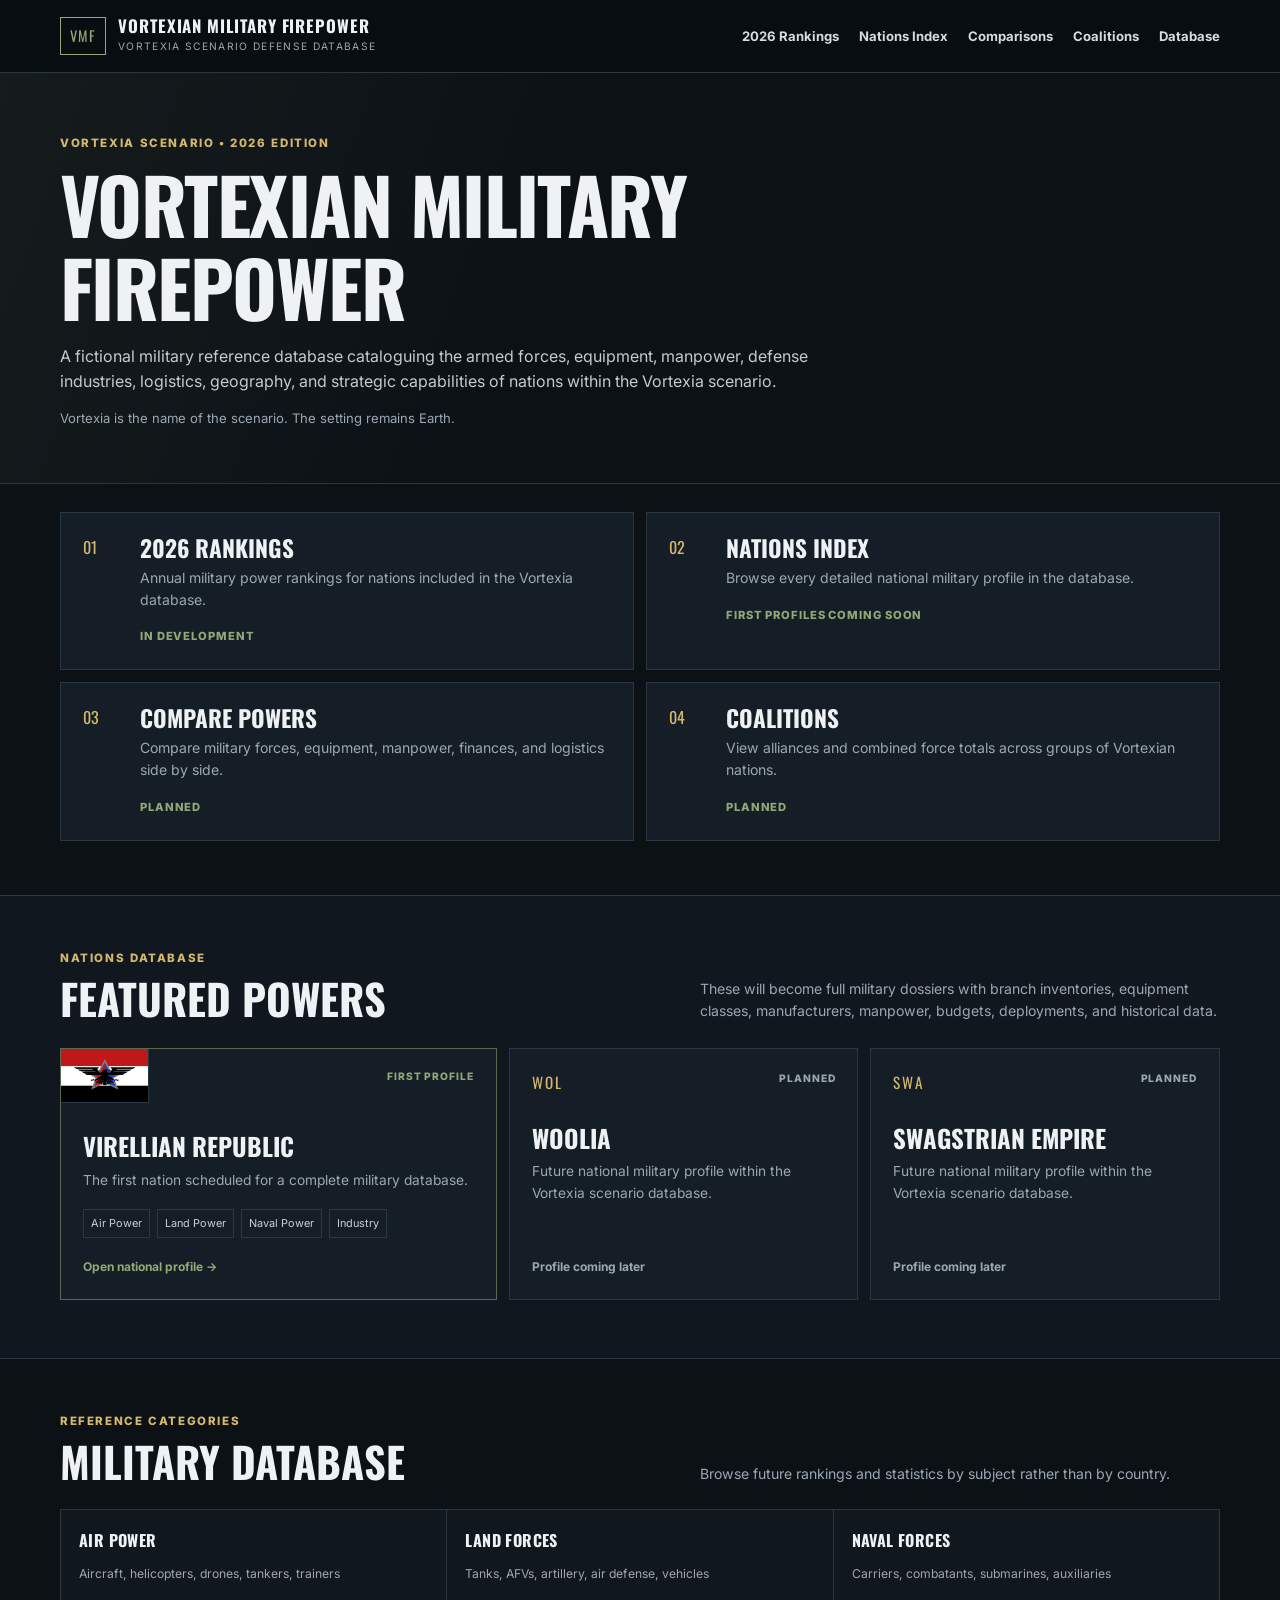
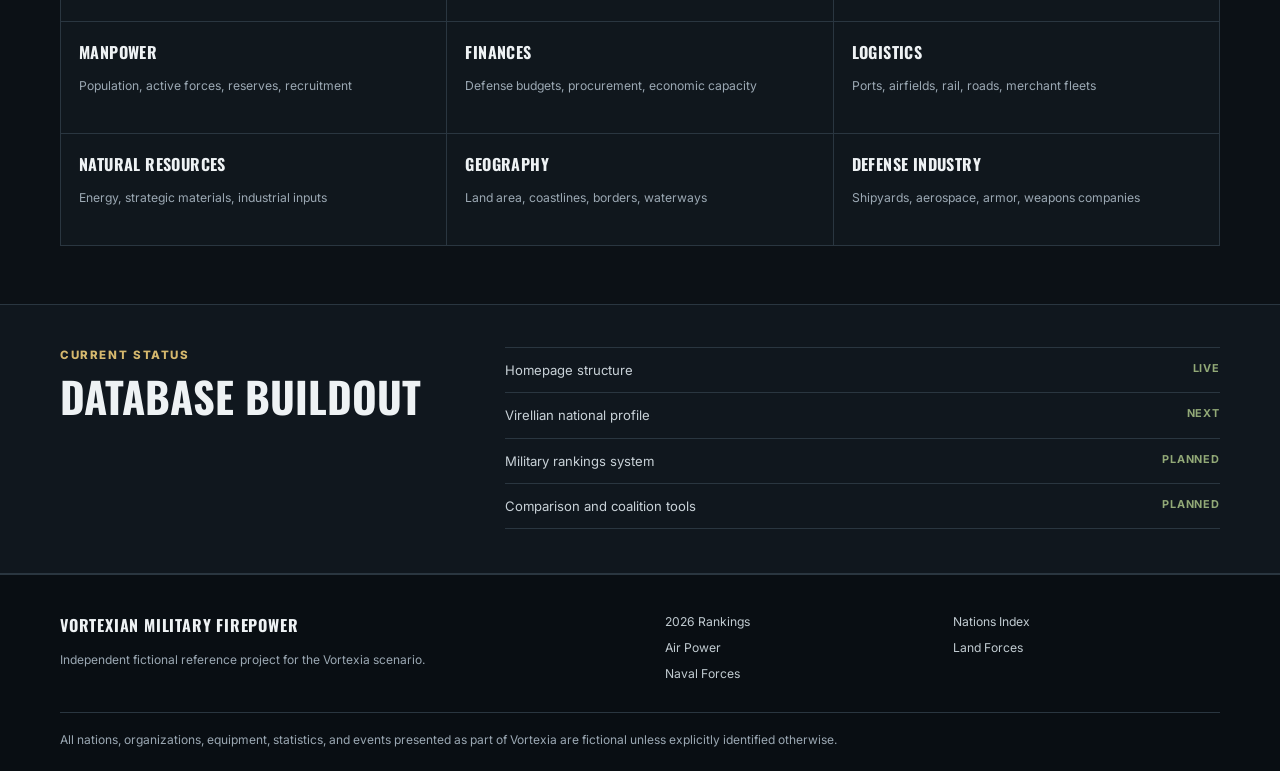
<file: index.html>
<!DOCTYPE html>
<html lang="en">
<head>
  <meta charset="UTF-8">
  <meta name="viewport" content="width=device-width, initial-scale=1.0">
  <meta name="description" content="Vortexian Military Firepower — a fictional military reference database for the Vortexia scenario.">
  <title>Vortexian Military Firepower</title>
  <link rel="preconnect" href="https://fonts.googleapis.com">
  <link rel="preconnect" href="https://fonts.gstatic.com" crossorigin>
  <link href="https://fonts.googleapis.com/css2?family=Inter:wght@400;500;600;700&family=Oswald:wght@500;600;700&display=swap" rel="stylesheet">
  <link rel="stylesheet" href="css/style.css?v=3">
</head>
<body>
  <header class="site-header">
    <div class="header-inner">
      <a class="brand" href="index.html" aria-label="Vortexian Military Firepower home">
        <span class="brand-mark">VMF</span>
        <span class="brand-copy">
          <strong>VORTEXIAN MILITARY FIREPOWER</strong>
          <small>Vortexia Scenario Defense Database</small>
        </span>
      </a>

      <button class="menu-button" type="button" aria-expanded="false" aria-controls="main-nav">Menu</button>

      <nav id="main-nav" class="main-nav" aria-label="Primary navigation">
        <a href="#rankings">2026 Rankings</a>
        <a href="#nations">Nations Index</a>
        <a href="#compare">Comparisons</a>
        <a href="#coalitions">Coalitions</a>
        <a href="#database">Database</a>
      </nav>
    </div>
  </header>

  <main>
    <section class="intro">
      <div class="content-wrap">
        <p class="kicker">VORTEXIA SCENARIO • 2026 EDITION</p>
        <h1>Vortexian Military Firepower</h1>
        <p class="lead">
          A fictional military reference database cataloguing the armed forces, equipment,
          manpower, defense industries, logistics, geography, and strategic capabilities of
          nations within the Vortexia scenario.
        </p>
        <p class="note">
          Vortexia is the name of the scenario. The setting remains Earth.
        </p>
      </div>
    </section>

    <section class="content-wrap quick-links" aria-label="Main database tools">
      <a id="rankings" class="feature-card" href="#featured">
        <span class="feature-number">01</span>
        <div>
          <h2>2026 Rankings</h2>
          <p>Annual military power rankings for nations included in the Vortexia database.</p>
          <span class="status">In development</span>
        </div>
      </a>

      <a id="nations" class="feature-card" href="#featured">
        <span class="feature-number">02</span>
        <div>
          <h2>Nations Index</h2>
          <p>Browse every detailed national military profile in the database.</p>
          <span class="status">First profiles coming soon</span>
        </div>
      </a>

      <a id="compare" class="feature-card" href="#featured">
        <span class="feature-number">03</span>
        <div>
          <h2>Compare Powers</h2>
          <p>Compare military forces, equipment, manpower, finances, and logistics side by side.</p>
          <span class="status">Planned</span>
        </div>
      </a>

      <a id="coalitions" class="feature-card" href="#featured">
        <span class="feature-number">04</span>
        <div>
          <h2>Coalitions</h2>
          <p>View alliances and combined force totals across groups of Vortexian nations.</p>
          <span class="status">Planned</span>
        </div>
      </a>
    </section>

    <section id="featured" class="section-band">
      <div class="content-wrap">
        <div class="section-title">
          <div>
            <p class="kicker">NATIONS DATABASE</p>
            <h2>Featured Powers</h2>
          </div>
          <p>
            These will become full military dossiers with branch inventories, equipment classes,
            manufacturers, manpower, budgets, deployments, and historical data.
          </p>
        </div>

        <div class="nation-grid">
          <article class="nation-card nation-primary">
            <div class="nation-top">
              <span class="nation-flag-wrap">
                <img class="nation-flag" src="assets/flags/virellia.png" alt="Flag of the Virellian Republic" onerror="this.hidden=true;this.nextElementSibling.hidden=false;">
                <span class="nation-code" hidden>VIR</span>
              </span>
              <span class="badge">FIRST PROFILE</span>
            </div>
            <h3>Virellian Republic</h3>
            <p>The first nation scheduled for a complete military database.</p>
            <div class="nation-links">
              <span>Air Power</span>
              <span>Land Power</span>
              <span>Naval Power</span>
              <span>Industry</span>
            </div>
            <a class="card-action" href="countries/virellia/">Open national profile →</a>
          </article>

          <article class="nation-card">
            <div class="nation-top">
              <span class="nation-code">WOL</span>
              <span class="badge subtle">PLANNED</span>
            </div>
            <h3>Woolia</h3>
            <p>Future national military profile within the Vortexia scenario database.</p>
            <span class="card-action muted">Profile coming later</span>
          </article>

          <article class="nation-card">
            <div class="nation-top">
              <span class="nation-code">SWA</span>
              <span class="badge subtle">PLANNED</span>
            </div>
            <h3>Swagstrian Empire</h3>
            <p>Future national military profile within the Vortexia scenario database.</p>
            <span class="card-action muted">Profile coming later</span>
          </article>
        </div>
      </div>
    </section>

    <section id="database" class="content-wrap database-section">
      <div class="section-title compact">
        <div>
          <p class="kicker">REFERENCE CATEGORIES</p>
          <h2>Military Database</h2>
        </div>
        <p>Browse future rankings and statistics by subject rather than by country.</p>
      </div>

      <div class="database-grid">
        <a href="#air-power"><strong>Air Power</strong><span>Aircraft, helicopters, drones, tankers, trainers</span></a>
        <a href="#land-forces"><strong>Land Forces</strong><span>Tanks, AFVs, artillery, air defense, vehicles</span></a>
        <a href="#naval-forces"><strong>Naval Forces</strong><span>Carriers, combatants, submarines, auxiliaries</span></a>
        <a href="#manpower"><strong>Manpower</strong><span>Population, active forces, reserves, recruitment</span></a>
        <a href="#finances"><strong>Finances</strong><span>Defense budgets, procurement, economic capacity</span></a>
        <a href="#logistics"><strong>Logistics</strong><span>Ports, airfields, rail, roads, merchant fleets</span></a>
        <a href="#resources"><strong>Natural Resources</strong><span>Energy, strategic materials, industrial inputs</span></a>
        <a href="#geography"><strong>Geography</strong><span>Land area, coastlines, borders, waterways</span></a>
        <a href="#industry"><strong>Defense Industry</strong><span>Shipyards, aerospace, armor, weapons companies</span></a>
      </div>
    </section>

    <section class="section-band small-band">
      <div class="content-wrap info-row">
        <div>
          <p class="kicker">CURRENT STATUS</p>
          <h2>Database Buildout</h2>
        </div>
        <div class="build-list">
          <div><span>Homepage structure</span><strong>LIVE</strong></div>
          <div><span>Virellian national profile</span><strong>NEXT</strong></div>
          <div><span>Military rankings system</span><strong>PLANNED</strong></div>
          <div><span>Comparison and coalition tools</span><strong>PLANNED</strong></div>
        </div>
      </div>
    </section>
  </main>

  <footer class="site-footer">
    <div class="content-wrap footer-grid">
      <div>
        <strong>VORTEXIAN MILITARY FIREPOWER</strong>
        <p>Independent fictional reference project for the Vortexia scenario.</p>
      </div>
      <div class="footer-links">
        <span>2026 Rankings</span>
        <span>Nations Index</span>
        <span>Air Power</span>
        <span>Land Forces</span>
        <span>Naval Forces</span>
      </div>
    </div>
    <div class="content-wrap disclaimer">
      All nations, organizations, equipment, statistics, and events presented as part of Vortexia are fictional unless explicitly identified otherwise.
    </div>
  </footer>

  <script src="js/main.js?v=2"></script>
</body>
</html>
</file>
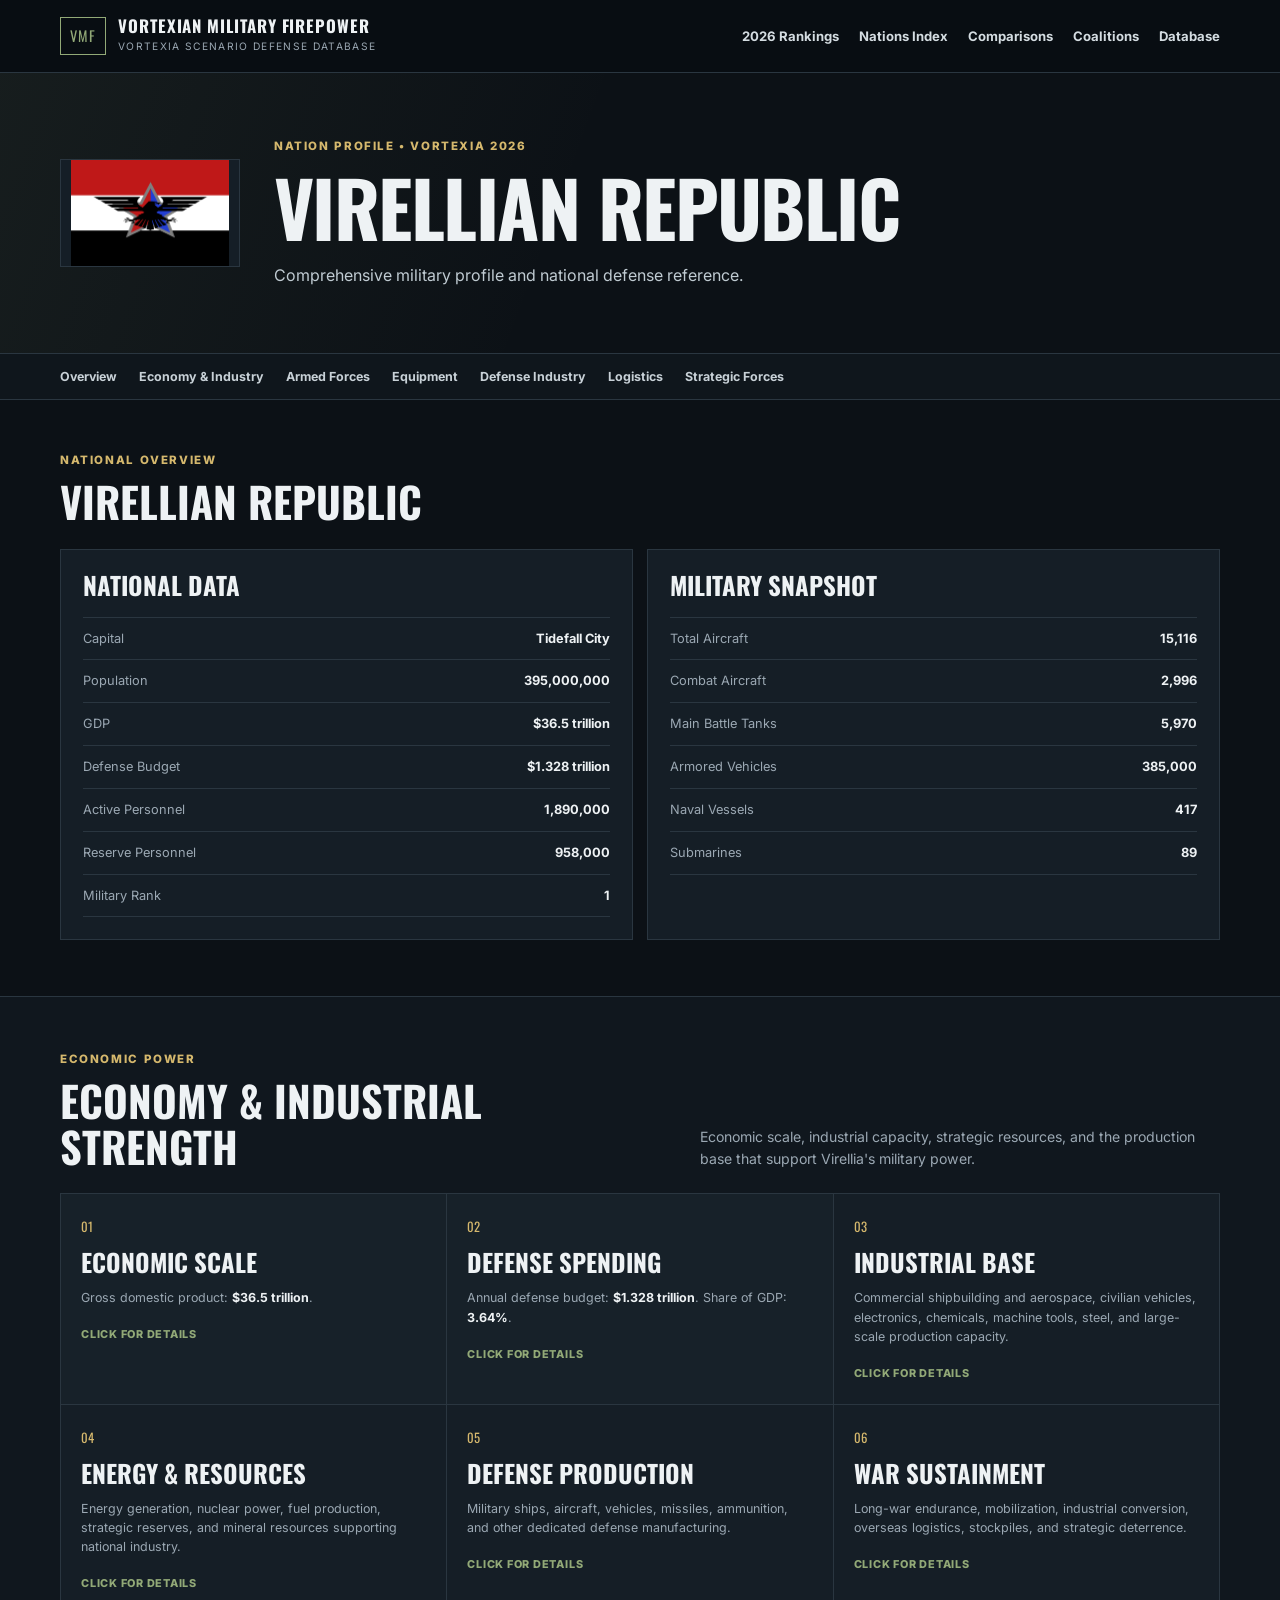
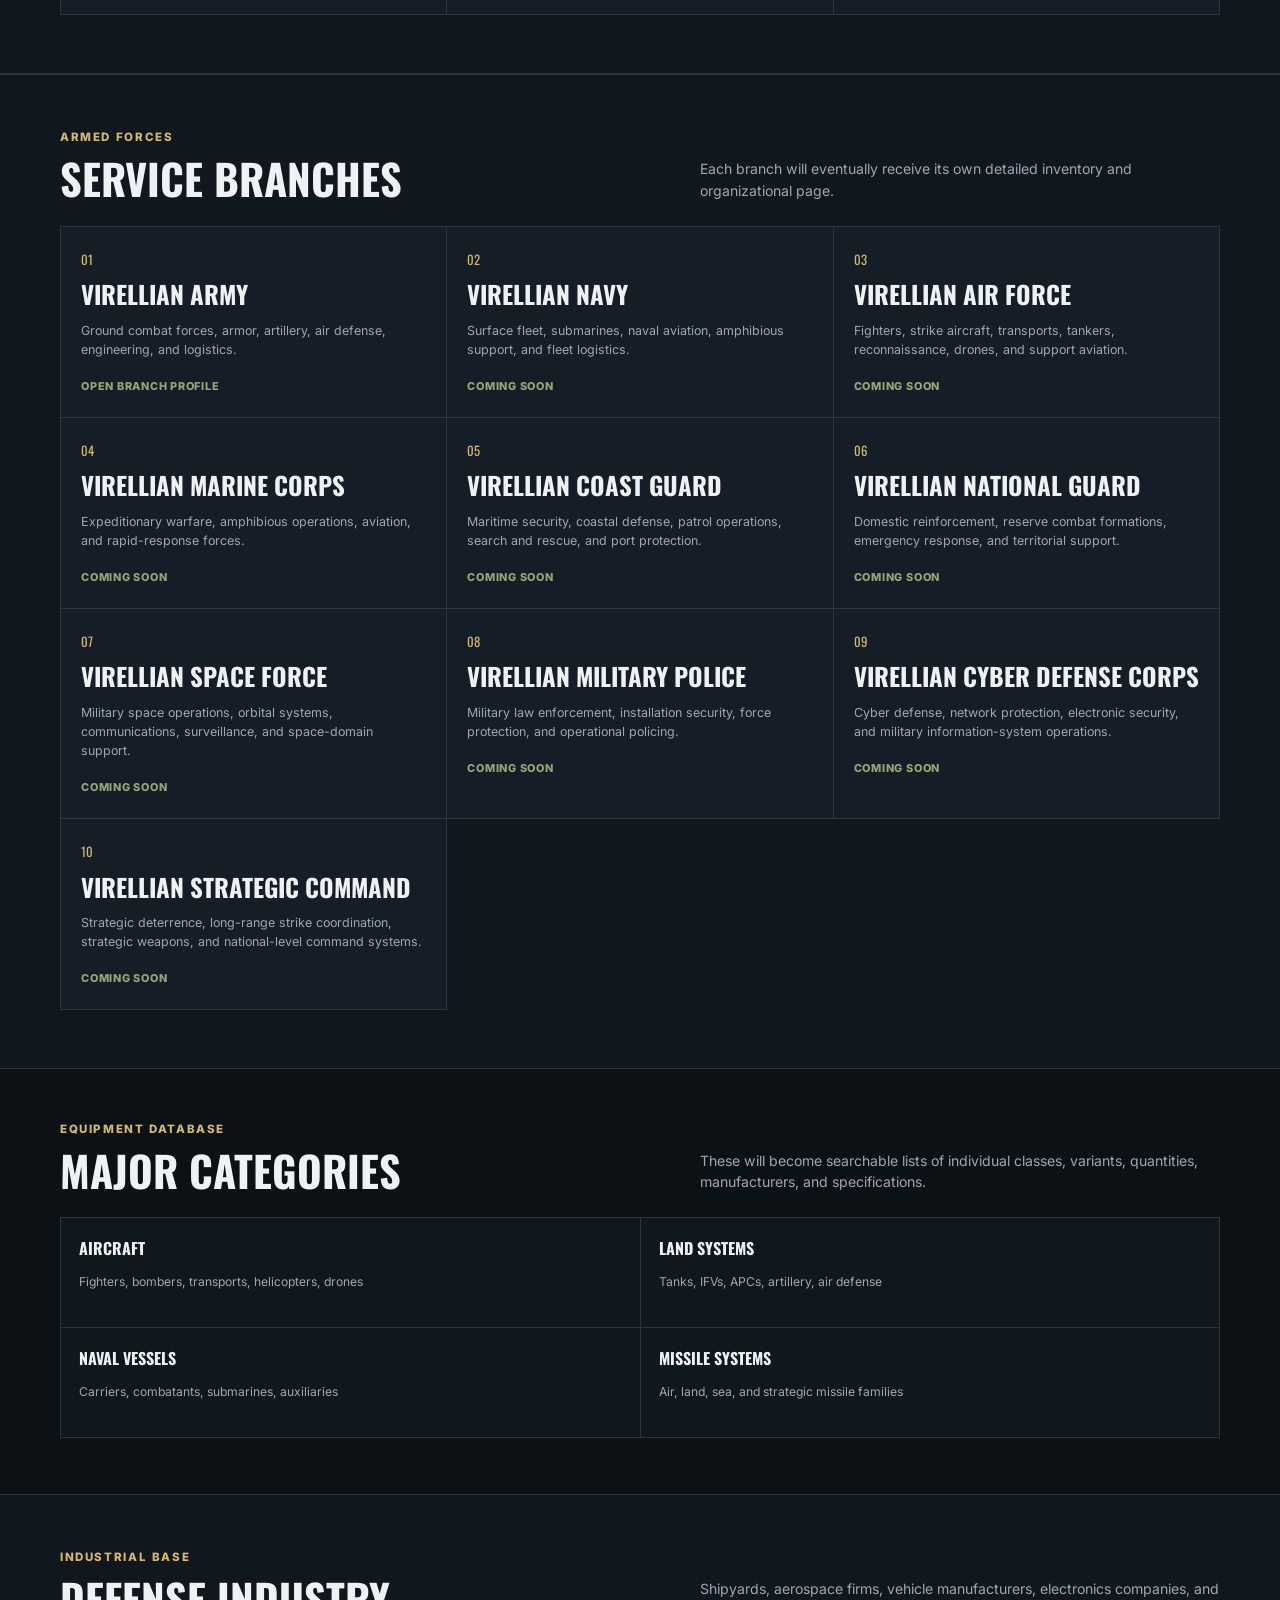
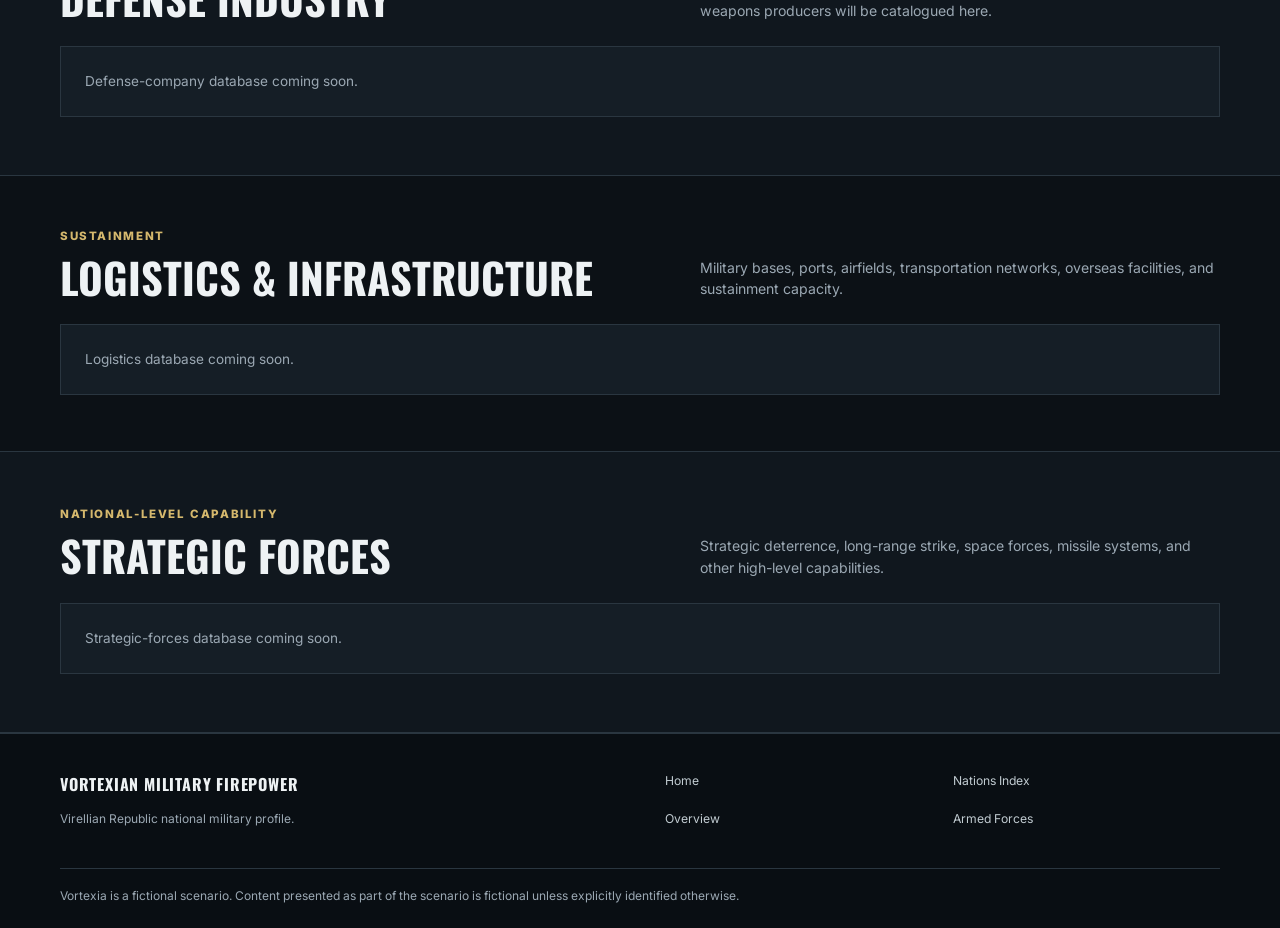
<file: countries/virellia/index.html>
<!DOCTYPE html>
<html lang="en">
<head>
  <meta charset="UTF-8">
  <meta name="viewport" content="width=device-width, initial-scale=1.0">
  <meta name="description" content="Virellian Republic military profile — Vortexian Military Firepower.">
  <title>Virellian Republic | Vortexian Military Firepower</title>
  <link rel="preconnect" href="https://fonts.googleapis.com">
  <link rel="preconnect" href="https://fonts.gstatic.com" crossorigin>
  <link href="https://fonts.googleapis.com/css2?family=Inter:wght@400;500;600;700&family=Oswald:wght@500;600;700&display=swap" rel="stylesheet">
  <link rel="stylesheet" href="../../css/style.css?v=2">
  <link rel="stylesheet" href="../../css/country.css?v=11">
</head>
<body>
  <header class="site-header">
    <div class="header-inner">
      <a class="brand" href="../../index.html" aria-label="Vortexian Military Firepower home">
        <span class="brand-mark">VMF</span>
        <span class="brand-copy">
          <strong>VORTEXIAN MILITARY FIREPOWER</strong>
          <small>Vortexia Scenario Defense Database</small>
        </span>
      </a>

      <button class="menu-button" type="button" aria-expanded="false" aria-controls="main-nav">Menu</button>

      <nav id="main-nav" class="main-nav" aria-label="Primary navigation">
        <a href="../../index.html#rankings">2026 Rankings</a>
        <a href="../../index.html#nations">Nations Index</a>
        <a href="../../index.html#compare">Comparisons</a>
        <a href="../../index.html#coalitions">Coalitions</a>
        <a href="../../index.html#database">Database</a>
      </nav>
    </div>
  </header>

  <main>
    <section class="country-hero">
      <div class="content-wrap country-identity">
        <div class="country-flag-wrap">
          <img
            class="country-flag-large"
            src="../../assets/flags/virellia.png"
            alt="Flag of the Virellian Republic"
            onerror="this.hidden=true;this.nextElementSibling.hidden=false;"
          >
          <div class="country-flag-fallback" hidden>VIR</div>
        </div>

        <div>
          <p class="kicker">NATION PROFILE • VORTEXIA 2026</p>
          <h1 data-profile-field="officialName">Virellian Republic</h1>
          <p class="lead">Comprehensive military profile and national defense reference.</p>
        </div>
      </div>
    </section>

    <nav class="profile-tabs" aria-label="Virellian profile sections">
      <div class="content-wrap">
        <a href="#overview">Overview</a>
        <a href="#economy">Economy & Industry</a>
        <a href="#branches">Armed Forces</a>
        <a href="#equipment">Equipment</a>
        <a href="#industry">Defense Industry</a>
        <a href="#logistics">Logistics</a>
        <a href="#strategic">Strategic Forces</a>
      </div>
    </nav>

    <section id="overview" class="content-wrap country-section">
      <div class="section-title compact">
        <div>
          <p class="kicker">NATIONAL OVERVIEW</p>
          <h2 data-profile-field="officialName">Virellian Republic</h2>
        </div>
      </div>

      <div class="profile-grid">
        <div class="info-panel">
          <h3>National Data</h3>
          <div class="info-table">
            <div><span>Capital</span><strong data-profile-field="capital">To be added</strong></div>
            <div><span>Population</span><strong data-profile-field="population">To be added</strong></div>
            <div><span>GDP</span><strong data-profile-field="gdp">To be added</strong></div>
            <div><span>Defense Budget</span><strong data-profile-field="defenseBudget">To be added</strong></div>
            <div><span>Active Personnel</span><strong data-profile-field="activePersonnel">To be added</strong></div>
            <div><span>Reserve Personnel</span><strong data-profile-field="reservePersonnel">To be added</strong></div>
            <div><span>Military Rank</span><strong data-profile-field="militaryRank">To be added</strong></div>
          </div>
        </div>

        <div class="info-panel">
          <h3>Military Snapshot</h3>
          <div class="info-table">
            <div><span>Total Aircraft</span><strong data-profile-field="military.totalAircraft">To be added</strong></div>
            <div><span>Combat Aircraft</span><strong data-profile-field="military.combatAircraft">To be added</strong></div>
            <div><span>Main Battle Tanks</span><strong data-profile-field="military.mainBattleTanks">To be added</strong></div>
            <div><span>Armored Vehicles</span><strong data-profile-field="military.armoredVehicles">To be added</strong></div>
            <div><span>Naval Vessels</span><strong data-profile-field="military.navalVessels">To be added</strong></div>
            <div><span>Submarines</span><strong data-profile-field="military.submarines">To be added</strong></div>
          </div>
        </div>
      </div>
    </section>


    <section id="economy" class="section-band">
      <div class="content-wrap country-section">
        <div class="section-title compact">
          <div>
            <p class="kicker">ECONOMIC POWER</p>
            <h2>Economy &amp; Industrial Strength</h2>
          </div>
          <p>Economic scale, industrial capacity, strategic resources, and the production base that support Virellia's military power.</p>
        </div>

        <div class="branch-directory economy-directory">
          <article
            class="economy-toggle-card"
            role="button"
            tabindex="0"
            aria-expanded="false"
            aria-controls="economic-scale-detail"
            data-toggle-target="economic-scale-detail"
          >
            <span>01</span>
            <h3>Economic Scale</h3>
            <p>Gross domestic product: <strong data-profile-field="gdp">To be added</strong>.</p>
            <em data-toggle-label>Click for details</em>
          </article>
          <article
            class="economy-toggle-card"
            role="button"
            tabindex="0"
            aria-expanded="false"
            aria-controls="defense-spending"
            data-toggle-target="defense-spending"
          >
            <span>02</span>
            <h3>Defense Spending</h3>
            <p>Annual defense budget: <strong data-profile-field="defenseBudget">To be added</strong>. Share of GDP: <strong data-profile-field="defenseBudgetShare">To be added</strong>.</p>
            <em data-toggle-label>Click for details</em>
          </article>
          <article
            class="economy-toggle-card"
            role="button"
            tabindex="0"
            aria-expanded="false"
            aria-controls="industrial-base-detail"
            data-toggle-target="industrial-base-detail"
          >
            <span>03</span>
            <h3>Industrial Base</h3>
            <p>Commercial shipbuilding and aerospace, civilian vehicles, electronics, chemicals, machine tools, steel, and large-scale production capacity.</p>
            <em data-toggle-label>Click for details</em>
          </article>
          <article
            class="economy-toggle-card"
            role="button"
            tabindex="0"
            aria-expanded="false"
            aria-controls="energy-resources-detail"
            data-toggle-target="energy-resources-detail"
          >
            <span>04</span>
            <h3>Energy &amp; Resources</h3>
            <p>Energy generation, nuclear power, fuel production, strategic reserves, and mineral resources supporting national industry.</p>
            <em data-toggle-label>Click for details</em>
          </article>
          <article
            class="economy-toggle-card"
            role="button"
            tabindex="0"
            aria-expanded="false"
            aria-controls="defense-production-detail"
            data-toggle-target="defense-production-detail"
          >
            <span>05</span>
            <h3>Defense Production</h3>
            <p>Military ships, aircraft, vehicles, missiles, ammunition, and other dedicated defense manufacturing.</p>
            <em data-toggle-label>Click for details</em>
          </article>
          <article
            class="economy-toggle-card"
            role="button"
            tabindex="0"
            aria-expanded="false"
            aria-controls="war-sustainment-detail"
            data-toggle-target="war-sustainment-detail"
          >
            <span>06</span>
            <h3>War Sustainment</h3>
            <p>Long-war endurance, mobilization, industrial conversion, overseas logistics, stockpiles, and strategic deterrence.</p>
            <em data-toggle-label>Click for details</em>
          </article>
        </div>

        <section id="economic-scale-detail" class="economic-scale-block" aria-labelledby="economic-scale-title" hidden>
          <div class="economic-scale-heading">
            <div>
              <p class="kicker">MACROECONOMIC PROFILE</p>
              <h3 id="economic-scale-title">Economic Scale</h3>
            </div>
            <div class="economic-scale-summary">
              <div>
                <span>GDP</span>
                <strong data-profile-field="gdp">To be added</strong>
              </div>
              <div>
                <span>GDP Per Capita</span>
                <strong data-profile-field="economy.economicScale.gdpPerCapita">To be added</strong>
              </div>
              <div>
                <span>GDP (PPP)</span>
                <strong data-profile-field="economy.economicScale.gdpPpp">To be added</strong>
              </div>
              <div>
                <span>Debt-to-GDP Ratio</span>
                <strong data-profile-field="economy.economicScale.debtToGdpRatio">To be added</strong>
              </div>
            </div>
          </div>

          <div class="economic-scale-groups">
            <section class="economic-group">
              <h4>Core Economy &amp; Public Finance</h4>
              <div class="economic-data-grid">
                <div><span>Gross Domestic Product</span><strong data-profile-field="gdp">To be added</strong></div>
                <div><span>GDP Per Capita</span><strong data-profile-field="economy.economicScale.gdpPerCapita">To be added</strong></div>
                <div><span>GDP at Purchasing Power Parity</span><strong data-profile-field="economy.economicScale.gdpPpp">To be added</strong></div>
                <div><span>Foreign Exchange Reserves</span><strong data-profile-field="economy.economicScale.foreignReserves">To be added</strong></div>
                <div><span>National Debt</span><strong data-profile-field="economy.economicScale.nationalDebt">To be added</strong></div>
                <div><span>Debt-to-GDP Ratio</span><strong data-profile-field="economy.economicScale.debtToGdpRatio">To be added</strong></div>
                <div><span>Government Revenue</span><strong data-profile-field="economy.economicScale.governmentRevenue">To be added</strong></div>
                <div><span>Government Expenditures</span><strong data-profile-field="economy.economicScale.governmentExpenditures">To be added</strong></div>
              </div>
            </section>

            <section class="economic-group">
              <h4>International Trade</h4>
              <div class="economic-data-grid">
                <div><span>Exports by Value</span><strong data-profile-field="economy.economicScale.exportsWorth">To be added</strong></div>
                <div><span>Imports by Value</span><strong data-profile-field="economy.economicScale.importsWorth">To be added</strong></div>
                <div><span>Export Activity Score</span><strong data-profile-field="economy.economicScale.exportScore">To be added</strong></div>
                <div><span>Import Activity Score</span><strong data-profile-field="economy.economicScale.importScore">To be added</strong></div>
              </div>
              <p class="economic-scale-note" data-profile-field="economy.economicScale.scoreScaleNote">To be added</p>
            </section>

            <section class="economic-group">
              <h4>Monetary &amp; Industrial Indicators</h4>
              <div class="economic-data-grid">
                <div class="economic-wide-row"><span>Currency Position</span><strong data-profile-field="economy.economicScale.currencyStrength">To be added</strong></div>
                <div><span>Inflation</span><strong data-profile-field="economy.economicScale.inflation">To be added</strong></div>
                <div><span>Industrial Output</span><strong data-profile-field="economy.economicScale.industrialOutput">To be added</strong></div>
                <div><span>Manufacturing Share of GDP</span><strong data-profile-field="economy.economicScale.manufacturingShareOfGdp">To be added</strong></div>
              </div>
            </section>
          </div>
        </section>

        <section id="industrial-base-detail" class="industrial-base-block" aria-labelledby="industrial-base-title" hidden>
          <div class="industrial-base-heading">
            <div>
              <p class="kicker">INDUSTRIAL CAPABILITY</p>
              <h3 id="industrial-base-title">Industrial Base</h3>
            </div>
            <div class="supply-chain-summary">
              <div>
                <span>Domestic Supply Chain</span>
                <strong data-profile-field="economy.industrialBase.supplyChain.domesticPercent">To be added</strong>
              </div>
              <div>
                <span>Imported Supply Chain</span>
                <strong data-profile-field="economy.industrialBase.supplyChain.importedPercent">To be added</strong>
              </div>
            </div>
          </div>

          <p class="industrial-overview-copy" data-profile-field="economy.industrialBase.overview">To be added</p>

          <div class="industry-data-grid">
            <div><span>Commercial Shipbuilding</span><strong data-profile-field="economy.industrialBase.production.shipbuildingCommercial">To be added</strong></div>
            <div><span>Commercial Aerospace</span><strong data-profile-field="economy.industrialBase.production.aerospaceCommercial">To be added</strong></div>
            <div><span>Civilian Vehicle Production</span><strong data-profile-field="economy.industrialBase.production.automotiveCivilian">To be added</strong></div>
            <div><span>Electronics &amp; Semiconductors</span><strong data-profile-field="economy.industrialBase.production.electronicsSemiconductors">To be added</strong></div>
            <div><span>Chemical Industry</span><strong data-profile-field="economy.industrialBase.production.chemicalIndustry">To be added</strong></div>
            <div><span>Machine Tools</span><strong data-profile-field="economy.industrialBase.production.machineTools">To be added</strong></div>
            <div><span>Rail &amp; Locomotive Production</span><strong data-profile-field="economy.industrialBase.production.railLocomotives">To be added</strong></div>
            <div><span>Industrial Robotics / Automation</span><strong data-profile-field="economy.industrialBase.production.industrialRobotics">To be added</strong></div>
            <div><span>Steel Production</span><strong data-profile-field="economy.industrialBase.production.steel">To be added</strong></div>
            <div><span>Aluminum Production</span><strong data-profile-field="economy.industrialBase.production.aluminum">To be added</strong></div>
          </div>

          <div class="industry-support-grid">
            <div class="industry-list-panel">
              <h4>Major Industrial Regions</h4>
              <ul data-profile-list="economy.industrialBase.majorIndustrialRegions"></ul>
            </div>
            <div class="industry-list-panel">
              <h4>Large Civilian Manufacturers Supporting Wartime Production</h4>
              <ul data-profile-list="economy.industrialBase.civilianManufacturers"></ul>
            </div>
          </div>
        </section>

        <section id="energy-resources-detail" class="energy-resources-block" aria-labelledby="energy-resources-title" hidden>
          <div class="energy-resources-heading">
            <div>
              <p class="kicker">ENERGY SECURITY &amp; STRATEGIC RESOURCES</p>
              <h3 id="energy-resources-title">Energy &amp; Resources</h3>
            </div>
            <div class="energy-summary">
              <div>
                <span>Total Electricity Generation</span>
                <strong data-profile-field="economy.energyResources.electricity.totalGeneration">To be added</strong>
              </div>
              <div>
                <span>Grid Capacity</span>
                <strong data-profile-field="economy.energyResources.electricity.gridCapacity">To be added</strong>
              </div>
              <div>
                <span>Domestic Energy Supply</span>
                <strong data-profile-field="economy.energyResources.electricity.domesticEnergyShare">To be added</strong>
              </div>
              <div>
                <span>Grid Reliability</span>
                <strong data-profile-field="economy.energyResources.electricity.gridReliability">To be added</strong>
              </div>
            </div>
          </div>

          <p class="energy-overview-copy" data-profile-field="economy.energyResources.overview">To be added</p>

          <div class="energy-resource-groups">
            <section class="energy-group">
              <h4>Electricity Generation &amp; Grid</h4>
              <div class="energy-data-grid">
                <div><span>Total Electricity Generation</span><strong data-profile-field="economy.energyResources.electricity.totalGeneration">To be added</strong></div>
                <div><span>Electrical Grid Capacity</span><strong data-profile-field="economy.energyResources.electricity.gridCapacity">To be added</strong></div>
                <div><span>Grid Reliability</span><strong data-profile-field="economy.energyResources.electricity.gridReliability">To be added</strong></div>
                <div><span>Domestic Energy Production</span><strong data-profile-field="economy.energyResources.electricity.domesticEnergyShare">To be added</strong></div>
                <div><span>Energy Imports</span><strong data-profile-field="economy.energyResources.electricity.importedEnergyShare">To be added</strong></div>
                <div><span>Nuclear Generation Capacity</span><strong data-profile-field="economy.energyResources.electricity.nuclearCapacity">To be added</strong></div>
                <div><span>Nuclear Reactors</span><strong data-profile-field="economy.energyResources.electricity.nuclearReactors">To be added</strong></div>
              </div>

              <div class="generation-mix-grid">
                <div><span>Coal</span><strong data-profile-field="economy.energyResources.electricity.generationMix.coal">To be added</strong></div>
                <div><span>Natural Gas</span><strong data-profile-field="economy.energyResources.electricity.generationMix.naturalGas">To be added</strong></div>
                <div><span>Nuclear</span><strong data-profile-field="economy.energyResources.electricity.generationMix.nuclear">To be added</strong></div>
                <div><span>Hydroelectric</span><strong data-profile-field="economy.energyResources.electricity.generationMix.hydro">To be added</strong></div>
                <div><span>Solar</span><strong data-profile-field="economy.energyResources.electricity.generationMix.solar">To be added</strong></div>
                <div><span>Wind</span><strong data-profile-field="economy.energyResources.electricity.generationMix.wind">To be added</strong></div>
              </div>
            </section>

            <section class="energy-group">
              <h4>Fuel Production &amp; Strategic Reserves</h4>
              <div class="energy-data-grid">
                <div><span>Crude Oil Production</span><strong data-profile-field="economy.energyResources.fuelProduction.crudeOil">To be added</strong></div>
                <div><span>Natural Gas Production</span><strong data-profile-field="economy.energyResources.fuelProduction.naturalGas">To be added</strong></div>
                <div><span>Oil Refining Capacity</span><strong data-profile-field="economy.energyResources.fuelProduction.oilRefining">To be added</strong></div>
                <div><span>Coal Production</span><strong data-profile-field="economy.energyResources.fuelProduction.coal">To be added</strong></div>
                <div><span>Strategic Petroleum Reserve</span><strong data-profile-field="economy.energyResources.fuelProduction.strategicPetroleumReserve">To be added</strong></div>
              </div>
            </section>

            <section class="energy-group">
              <h4>Strategic Mineral Production</h4>
              <div class="energy-data-grid">
                <div><span>Uranium Production Range</span><strong data-profile-field="economy.energyResources.mineralProduction.uraniumRange">To be added</strong></div>
                <div><span>Uranium Annual Benchmark</span><strong data-profile-field="economy.energyResources.mineralProduction.uraniumAnnualBenchmark">To be added</strong></div>
                <div><span>Copper Production</span><strong data-profile-field="economy.energyResources.mineralProduction.copper">To be added</strong></div>
                <div><span>Nickel Production</span><strong data-profile-field="economy.energyResources.mineralProduction.nickel">To be added</strong></div>
                <div><span>Bauxite Production</span><strong data-profile-field="economy.energyResources.mineralProduction.bauxite">To be added</strong></div>
                <div><span>Iron Ore Production</span><strong data-profile-field="economy.energyResources.mineralProduction.ironOre">To be added</strong></div>
                <div><span>Lithium Production</span><strong data-profile-field="economy.energyResources.mineralProduction.lithium">To be added</strong></div>
                <div><span>Titanium Mineral Production</span><strong data-profile-field="economy.energyResources.mineralProduction.titanium">To be added</strong></div>
                <div><span>Rare-Earth Production</span><strong data-profile-field="economy.energyResources.mineralProduction.rareEarths">To be added</strong></div>
              </div>
            </section>

            <section class="energy-group">
              <h4>National Resource Reserves</h4>
              <div class="energy-data-grid">
                <div><span>Copper Reserves</span><strong data-profile-field="economy.energyResources.reserves.copper">To be added</strong></div>
                <div><span>Lithium Reserves</span><strong data-profile-field="economy.energyResources.reserves.lithium">To be added</strong></div>
                <div><span>Nickel Reserves</span><strong data-profile-field="economy.energyResources.reserves.nickel">To be added</strong></div>
                <div><span>Titanium Reserves</span><strong data-profile-field="economy.energyResources.reserves.titanium">To be added</strong></div>
                <div><span>Bauxite Reserves</span><strong data-profile-field="economy.energyResources.reserves.bauxite">To be added</strong></div>
                <div><span>Iron Ore Reserves</span><strong data-profile-field="economy.energyResources.reserves.ironOre">To be added</strong></div>
                <div><span>Natural Gas Reserves</span><strong data-profile-field="economy.energyResources.reserves.naturalGas">To be added</strong></div>
                <div><span>Crude Oil Reserves</span><strong data-profile-field="economy.energyResources.reserves.crudeOil">To be added</strong></div>
                <div><span>Coal Reserves</span><strong data-profile-field="economy.energyResources.reserves.coal">To be added</strong></div>
                <div><span>Uranium Reserves</span><strong data-profile-field="economy.energyResources.reserves.uranium">To be added</strong></div>
                <div><span>Rare-Earth Reserves</span><strong data-profile-field="economy.energyResources.reserves.rareEarths">To be added</strong></div>
              </div>
            </section>

            <section class="energy-group">
              <h4>Major Resource-Producing Regions</h4>
              <div class="resource-region-panel">
                <ul data-profile-list="economy.energyResources.majorProducingRegions"></ul>
              </div>
            </section>
          </div>
        </section>

        <section id="war-sustainment-detail" class="war-sustainment-block" aria-labelledby="war-sustainment-title" hidden>
          <div class="war-sustainment-heading">
            <div>
              <p class="kicker">LONG-WAR CAPACITY</p>
              <h3 id="war-sustainment-title">War Sustainment</h3>
            </div>
          </div>

          <p class="war-sustainment-overview" data-profile-field="economy.warSustainment.overview">To be added</p>

          <div class="war-sustainment-groups">
            <section class="war-sustainment-group">
              <h4>Long-War Capacity</h4>
              <p data-profile-field="economy.warSustainment.longWarCapacity">To be added</p>
            </section>

            <section class="war-sustainment-group">
              <h4>Mobilization</h4>
              <p data-profile-field="economy.warSustainment.mobilization">To be added</p>
            </section>

            <section class="war-sustainment-group">
              <h4>Industrial Conversion</h4>
              <p data-profile-field="economy.warSustainment.industrialConversion">To be added</p>
            </section>

            <section class="war-sustainment-group">
              <h4>Overseas Posture</h4>
              <p data-profile-field="economy.warSustainment.overseasPosture">To be added</p>
            </section>

            <section class="war-sustainment-group">
              <h4>Strategic Deterrence</h4>
              <p data-profile-field="economy.warSustainment.strategicDeterrence">To be added</p>
            </section>

            <section class="war-sustainment-group">
              <h4>Key Sustainment Factors</h4>
              <div class="war-factor-panel">
                <ul data-profile-list="economy.warSustainment.keyFactors"></ul>
              </div>
            </section>
          </div>
        </section>

        <section id="defense-production-detail" class="defense-production-block" aria-labelledby="defense-production-title" hidden>
          <div class="defense-production-heading">
            <div>
              <p class="kicker">MILITARY MANUFACTURING</p>
              <h3 id="defense-production-title">Defense Production</h3>
            </div>
          </div>

          <p class="defense-production-copy" data-profile-field="economy.defenseProduction.overview">To be added</p>

          <div class="defense-production-groups">
            <section class="production-group">
              <h4>Aviation Production</h4>
              <div class="defense-production-grid">
                <div><span>Fighter Aircraft</span><strong data-profile-field="economy.defenseProduction.aviation.fighterAircraft">To be added</strong></div>
                <div><span>Ground-Attack Aircraft</span><strong data-profile-field="economy.defenseProduction.aviation.groundAttackAircraft">To be added</strong></div>
                <div><span>Support Aircraft</span><strong data-profile-field="economy.defenseProduction.aviation.supportAircraft">To be added</strong></div>
                <div><span>Drone Production</span><strong data-profile-field="economy.defenseProduction.aviation.smallDrones">To be added</strong></div>
                <div><span>Large Drone Production</span><strong data-profile-field="economy.defenseProduction.aviation.largeDrones">To be added</strong></div>
                <div><span>Helicopter Production</span><strong data-profile-field="economy.defenseProduction.aviation.helicopters">To be added</strong></div>
                <div><span>Attack Helicopter Production</span><strong data-profile-field="economy.defenseProduction.aviation.attackHelicopters">To be added</strong></div>
              </div>
            </section>

            <section class="production-group">
              <h4>Naval Production</h4>
              <div class="defense-production-grid">
                <div><span>Surface Shipbuilding Capacity</span><strong data-profile-field="economy.defenseProduction.naval.surfaceShips">To be added</strong></div>
                <div><span>Submarine Building Capacity</span><strong data-profile-field="economy.defenseProduction.naval.submarines">To be added</strong></div>
              </div>
            </section>

            <section class="production-group">
              <h4>Ground Systems Production</h4>
              <div class="defense-production-grid">
                <div><span>Tank Production</span><strong data-profile-field="economy.defenseProduction.groundSystems.tanks">To be added</strong></div>
                <div><span>Artillery Production</span><strong data-profile-field="economy.defenseProduction.groundSystems.artillery">To be added</strong></div>
                <div><span>IFV Production</span><strong data-profile-field="economy.defenseProduction.groundSystems.ifvs">To be added</strong></div>
                <div><span>APC Production</span><strong data-profile-field="economy.defenseProduction.groundSystems.apcs">To be added</strong></div>
                <div><span>Missile-Based Air Defense Systems</span><strong data-profile-field="economy.defenseProduction.groundSystems.missileAirDefenseSystems">To be added</strong></div>
                <div><span>Ballistic Air Defense Systems</span><strong data-profile-field="economy.defenseProduction.groundSystems.ballisticAirDefenseSystems">To be added</strong></div>
                <div><span>Logistics Vehicle Production</span><strong data-profile-field="economy.defenseProduction.groundSystems.logisticsVehicles">To be added</strong></div>
                <div><span>Engineering Vehicle Production</span><strong data-profile-field="economy.defenseProduction.groundSystems.engineeringVehicles">To be added</strong></div>
              </div>
            </section>

            <section class="production-group">
              <h4>Missile Production</h4>
              <div class="defense-production-grid">
                <div><span>Long-Range Missiles</span><strong data-profile-field="economy.defenseProduction.missilesAirDefense.longRangeMissiles">To be added</strong></div>
                <div><span>Air-Defense Missiles</span><strong data-profile-field="economy.defenseProduction.missilesAirDefense.airDefenseMissiles">To be added</strong></div>
                <div><span>Air-to-Air Missiles</span><strong data-profile-field="economy.defenseProduction.missilesAirDefense.airToAirMissiles">To be added</strong></div>
              </div>
            </section>

            <section class="production-group">
              <h4>Munitions &amp; Soldier Systems</h4>
              <div class="defense-production-grid">
                <div><span>Aircraft Ballistic Ammunition</span><strong data-profile-field="economy.defenseProduction.munitionsSoldierSystems.aircraftBallisticAmmunition">To be added</strong></div>
                <div><span>Small-Arms Ammunition</span><strong data-profile-field="economy.defenseProduction.munitionsSoldierSystems.smallArmsAmmunition">To be added</strong></div>
                <div><span>Artillery Shell Production</span><strong data-profile-field="economy.defenseProduction.munitionsSoldierSystems.artilleryShells">To be added</strong></div>
                <div><span>Tank Shell Production</span><strong data-profile-field="economy.defenseProduction.munitionsSoldierSystems.tankShells">To be added</strong></div>
                <div><span>Soldier Equipment Production</span><strong data-profile-field="economy.defenseProduction.munitionsSoldierSystems.soldierEquipment">To be added</strong></div>
                <div><span>Small Arms Production</span><strong data-profile-field="economy.defenseProduction.munitionsSoldierSystems.smallArms">To be added</strong></div>
              </div>
            </section>

            <section class="production-group">
              <h4>Space &amp; Electronics Production</h4>
              <div class="defense-production-grid">
                <div><span>Space-System Production</span><strong data-profile-field="economy.defenseProduction.spaceElectronics.spaceSystems">To be added</strong></div>
                <div><span>Military Electronics Production</span><strong data-profile-field="economy.defenseProduction.spaceElectronics.electronics">To be added</strong></div>
              </div>
            </section>
          </div>
        </section>

        <section id="defense-spending" class="defense-spending-block" aria-labelledby="defense-spending-title" hidden>
          <div class="defense-spending-heading">
            <div>
              <p class="kicker">DEFENSE FINANCES</p>
              <h3 id="defense-spending-title">Defense Spending</h3>
            </div>
            <div class="defense-budget-stats defense-budget-stats-expanded">
              <div>
                <span>Base Defense Budget</span>
                <strong data-profile-field="defenseBudget">To be added</strong>
              </div>
              <div>
                <span>Share of GDP</span>
                <strong data-profile-field="defenseBudgetShare">To be added</strong>
              </div>
              <div>
                <span>Typical Supplemental Funding</span>
                <strong data-profile-field="defenseFunding.supplementalTotal">To be added</strong>
              </div>
              <div>
                <span>Combined Typical Funding</span>
                <strong data-profile-field="defenseFunding.combinedTypicalTotal">To be added</strong>
              </div>
            </div>
          </div>

          <p class="defense-spending-copy" data-profile-field="defenseSpendingOverview">To be added</p>
          <p class="defense-funding-note">The base defense budget is distributed across Virellia's military branches as their usual annual funding. Supplemental appropriations are additional funding provided beyond the standard branch allocations.</p>

          <div class="defense-funding-groups">
            <section class="funding-group">
              <h4>Usual Annual Branch Funding</h4>
              <div class="funding-table">
                <div><span>Virellian Army</span><strong data-profile-field="defenseFunding.usual.army">To be added</strong></div>
                <div><span>Virellian Navy</span><strong data-profile-field="defenseFunding.usual.navy">To be added</strong></div>
                <div><span>Virellian Marine Corps</span><strong data-profile-field="defenseFunding.usual.marineCorps">To be added</strong></div>
                <div><span>Virellian Air Force</span><strong data-profile-field="defenseFunding.usual.airForce">To be added</strong></div>
                <div><span>Virellian Coast Guard</span><strong data-profile-field="defenseFunding.usual.coastGuard">To be added</strong></div>
                <div><span>Virellian National Guard</span><strong data-profile-field="defenseFunding.usual.nationalGuard">To be added</strong></div>
                <div><span>Virellian Space Force</span><strong data-profile-field="defenseFunding.usual.spaceForce">To be added</strong></div>
                <div><span>Virellian Military Police</span><strong data-profile-field="defenseFunding.usual.militaryPolice">To be added</strong></div>
                <div><span>Virellian Cyber Defense Corps</span><strong data-profile-field="defenseFunding.usual.cyberDefenseCorps">To be added</strong></div>
                <div><span>Virellian Strategic Command</span><strong data-profile-field="defenseFunding.usual.strategicCommand">To be added</strong></div>
                <div class="funding-total"><span>Total Base Allocation</span><strong data-profile-field="defenseFunding.usualTotal">To be added</strong></div>
              </div>
            </section>

            <section class="funding-group">
              <h4>Typical Supplemental Branch Funding</h4>
              <div class="funding-table">
                <div><span>Virellian Army</span><strong data-profile-field="defenseFunding.supplemental.army">To be added</strong></div>
                <div><span>Virellian Navy</span><strong data-profile-field="defenseFunding.supplemental.navy">To be added</strong></div>
                <div><span>Virellian Marine Corps</span><strong data-profile-field="defenseFunding.supplemental.marineCorps">To be added</strong></div>
                <div><span>Virellian Air Force</span><strong data-profile-field="defenseFunding.supplemental.airForce">To be added</strong></div>
                <div><span>Virellian Coast Guard</span><strong data-profile-field="defenseFunding.supplemental.coastGuard">To be added</strong></div>
                <div><span>Virellian National Guard</span><strong data-profile-field="defenseFunding.supplemental.nationalGuard">To be added</strong></div>
                <div><span>Virellian Space Force</span><strong data-profile-field="defenseFunding.supplemental.spaceForce">To be added</strong></div>
                <div><span>Virellian Military Police</span><strong data-profile-field="defenseFunding.supplemental.militaryPolice">To be added</strong></div>
                <div><span>Virellian Cyber Defense Corps</span><strong data-profile-field="defenseFunding.supplemental.cyberDefenseCorps">To be added</strong></div>
                <div><span>Virellian Strategic Command</span><strong data-profile-field="defenseFunding.supplemental.strategicCommand">To be added</strong></div>
                <div class="funding-total"><span>Total Supplemental Funding</span><strong data-profile-field="defenseFunding.supplementalTotal">To be added</strong></div>
              </div>
            </section>
          </div>
        </section>
      </div>
    </section>

    <section id="branches" class="section-band">
      <div class="content-wrap country-section">
        <div class="section-title compact">
          <div>
            <p class="kicker">ARMED FORCES</p>
            <h2>Service Branches</h2>
          </div>
          <p>Each branch will eventually receive its own detailed inventory and organizational page.</p>
        </div>

        <div class="branch-directory">
          <a class="branch-link-card" href="army/" aria-label="Open Virellian Army profile">
            <span>01</span>
            <h3>Virellian Army</h3>
            <p>Ground combat forces, armor, artillery, air defense, engineering, and logistics.</p>
            <em>Open branch profile</em>
          </a>
          <article>
            <span>02</span>
            <h3>Virellian Navy</h3>
            <p>Surface fleet, submarines, naval aviation, amphibious support, and fleet logistics.</p>
            <em>Coming soon</em>
          </article>
          <article>
            <span>03</span>
            <h3>Virellian Air Force</h3>
            <p>Fighters, strike aircraft, transports, tankers, reconnaissance, drones, and support aviation.</p>
            <em>Coming soon</em>
          </article>
          <article>
            <span>04</span>
            <h3>Virellian Marine Corps</h3>
            <p>Expeditionary warfare, amphibious operations, aviation, and rapid-response forces.</p>
            <em>Coming soon</em>
          </article>
          <article>
            <span>05</span>
            <h3>Virellian Coast Guard</h3>
            <p>Maritime security, coastal defense, patrol operations, search and rescue, and port protection.</p>
            <em>Coming soon</em>
          </article>
          <article>
            <span>06</span>
            <h3>Virellian National Guard</h3>
            <p>Domestic reinforcement, reserve combat formations, emergency response, and territorial support.</p>
            <em>Coming soon</em>
          </article>
          <article>
            <span>07</span>
            <h3>Virellian Space Force</h3>
            <p>Military space operations, orbital systems, communications, surveillance, and space-domain support.</p>
            <em>Coming soon</em>
          </article>
          <article>
            <span>08</span>
            <h3>Virellian Military Police</h3>
            <p>Military law enforcement, installation security, force protection, and operational policing.</p>
            <em>Coming soon</em>
          </article>
          <article>
            <span>09</span>
            <h3>Virellian Cyber Defense Corps</h3>
            <p>Cyber defense, network protection, electronic security, and military information-system operations.</p>
            <em>Coming soon</em>
          </article>
          <article>
            <span>10</span>
            <h3>Virellian Strategic Command</h3>
            <p>Strategic deterrence, long-range strike coordination, strategic weapons, and national-level command systems.</p>
            <em>Coming soon</em>
          </article>
        </div>
      </div>
    </section>

    <section id="equipment" class="content-wrap country-section">
      <div class="section-title compact">
        <div>
          <p class="kicker">EQUIPMENT DATABASE</p>
          <h2>Major Categories</h2>
        </div>
        <p>These will become searchable lists of individual classes, variants, quantities, manufacturers, and specifications.</p>
      </div>

      <div class="equipment-directory">
        <a href="#"><strong>Aircraft</strong><span>Fighters, bombers, transports, helicopters, drones</span></a>
        <a href="#"><strong>Land Systems</strong><span>Tanks, IFVs, APCs, artillery, air defense</span></a>
        <a href="#"><strong>Naval Vessels</strong><span>Carriers, combatants, submarines, auxiliaries</span></a>
        <a href="#"><strong>Missile Systems</strong><span>Air, land, sea, and strategic missile families</span></a>
      </div>
    </section>

    <section id="industry" class="section-band">
      <div class="content-wrap country-section">
        <div class="section-title compact">
          <div>
            <p class="kicker">INDUSTRIAL BASE</p>
            <h2>Defense Industry</h2>
          </div>
          <p>Shipyards, aerospace firms, vehicle manufacturers, electronics companies, and weapons producers will be catalogued here.</p>
        </div>
        <div class="placeholder-panel">Defense-company database coming soon.</div>
      </div>
    </section>

    <section id="logistics" class="content-wrap country-section">
      <div class="section-title compact">
        <div>
          <p class="kicker">SUSTAINMENT</p>
          <h2>Logistics & Infrastructure</h2>
        </div>
        <p>Military bases, ports, airfields, transportation networks, overseas facilities, and sustainment capacity.</p>
      </div>
      <div class="placeholder-panel">Logistics database coming soon.</div>
    </section>

    <section id="strategic" class="section-band">
      <div class="content-wrap country-section">
        <div class="section-title compact">
          <div>
            <p class="kicker">NATIONAL-LEVEL CAPABILITY</p>
            <h2>Strategic Forces</h2>
          </div>
          <p>Strategic deterrence, long-range strike, space forces, missile systems, and other high-level capabilities.</p>
        </div>
        <div class="placeholder-panel">Strategic-forces database coming soon.</div>
      </div>
    </section>
  </main>

  <footer class="site-footer">
    <div class="content-wrap footer-grid">
      <div>
        <strong>VORTEXIAN MILITARY FIREPOWER</strong>
        <p>Virellian Republic national military profile.</p>
      </div>
      <div class="footer-links">
        <a href="../../index.html">Home</a>
        <a href="../../index.html#nations">Nations Index</a>
        <a href="#overview">Overview</a>
        <a href="#branches">Armed Forces</a>
      </div>
    </div>
    <div class="content-wrap disclaimer">
      Vortexia is a fictional scenario. Content presented as part of the scenario is fictional unless explicitly identified otherwise.
    </div>
  </footer>

  <script src="../../js/main.js?v=2"></script>
  <script src="../../js/country-profile.js?v=11"></script>
</body>
</html>
</file>
<file: css/style.css>
:root {
  --bg: #0c1116;
  --bg-2: #10171e;
  --panel: #151e26;
  --panel-hover: #1a252f;
  --text: #eef2f4;
  --muted: #9ba8b3;
  --line: #2a3640;
  --accent: #92a977;
  --gold: #d5b86d;
  --max: 1160px;
}

* { box-sizing: border-box; }
html { scroll-behavior: smooth; }

body {
  margin: 0;
  background: var(--bg);
  color: var(--text);
  font-family: "Inter", system-ui, sans-serif;
  line-height: 1.55;
}

a { color: inherit; text-decoration: none; }

.content-wrap {
  width: min(var(--max), calc(100% - 40px));
  margin: 0 auto;
}

.site-header {
  position: sticky;
  top: 0;
  z-index: 20;
  background: rgba(9, 14, 19, 0.96);
  border-bottom: 1px solid var(--line);
  backdrop-filter: blur(12px);
}

.header-inner {
  width: min(var(--max), calc(100% - 40px));
  min-height: 72px;
  margin: 0 auto;
  display: flex;
  align-items: center;
  gap: 28px;
}

.brand {
  display: flex;
  align-items: center;
  gap: 12px;
  margin-right: auto;
  min-width: 0;
}

.brand-mark {
  width: 46px;
  height: 38px;
  display: grid;
  place-items: center;
  border: 1px solid var(--accent);
  color: var(--accent);
  font-family: "Oswald", sans-serif;
  font-size: .9rem;
  letter-spacing: .08em;
}

.brand-copy strong,
.brand-copy small { display: block; }

.brand-copy strong {
  font-family: "Oswald", sans-serif;
  letter-spacing: .055em;
  font-size: 1.05rem;
  line-height: 1.1;
}

.brand-copy small {
  color: var(--muted);
  font-size: .64rem;
  letter-spacing: .13em;
  text-transform: uppercase;
  margin-top: 3px;
}

.main-nav {
  display: flex;
  align-items: center;
  gap: 20px;
  font-size: .82rem;
  font-weight: 700;
}

.main-nav a {
  color: #d4dce1;
  white-space: nowrap;
}

.main-nav a:hover { color: var(--gold); }

.menu-button {
  display: none;
  padding: 8px 12px;
  border: 1px solid var(--line);
  background: transparent;
  color: var(--text);
  font: inherit;
}

.intro {
  border-bottom: 1px solid var(--line);
  background:
    linear-gradient(110deg, rgba(146,169,119,.07), transparent 42%),
    var(--bg);
}

.intro .content-wrap {
  padding: 62px 0 54px;
  max-width: 880px;
  margin-left: max(20px, calc((100vw - var(--max)) / 2));
}

.kicker {
  margin: 0 0 9px;
  color: var(--gold);
  font-size: .72rem;
  font-weight: 800;
  letter-spacing: .14em;
  text-transform: uppercase;
}

h1, h2, h3 {
  font-family: "Oswald", sans-serif;
  text-transform: uppercase;
  line-height: 1.08;
}

h1 {
  margin: 0 0 16px;
  font-size: clamp(2.8rem, 6vw, 5rem);
  letter-spacing: -.02em;
}

h2 {
  margin: 0;
  font-size: clamp(1.8rem, 3.3vw, 2.8rem);
}

h3 {
  margin: 0;
  font-size: 1.55rem;
}

.lead {
  max-width: 820px;
  margin: 0;
  color: #c0cbd2;
  font-size: 1rem;
}

.note {
  margin: 15px 0 0;
  color: var(--muted);
  font-size: .82rem;
}

.quick-links {
  padding: 28px 0 54px;
  display: grid;
  grid-template-columns: repeat(2, 1fr);
  gap: 12px;
}

.feature-card {
  min-height: 154px;
  padding: 22px;
  border: 1px solid var(--line);
  background: var(--panel);
  display: grid;
  grid-template-columns: 42px 1fr;
  gap: 15px;
  transition: .18s ease;
}

.feature-card:hover {
  background: var(--panel-hover);
  border-color: #465561;
  transform: translateY(-2px);
}

.feature-number {
  color: var(--gold);
  font-family: "Oswald", sans-serif;
  font-size: 1rem;
}

.feature-card h2 {
  font-size: 1.45rem;
  margin-bottom: 7px;
}

.feature-card p {
  margin: 0 0 12px;
  color: var(--muted);
  font-size: .88rem;
}

.status {
  color: var(--accent);
  font-size: .7rem;
  font-weight: 800;
  letter-spacing: .08em;
  text-transform: uppercase;
}

.section-band {
  background: var(--bg-2);
  border-top: 1px solid var(--line);
  border-bottom: 1px solid var(--line);
}

.section-band .content-wrap,
.database-section {
  padding-top: 54px;
  padding-bottom: 58px;
}

.section-title {
  display: grid;
  grid-template-columns: 1fr minmax(260px, 520px);
  gap: 40px;
  align-items: end;
  margin-bottom: 26px;
}

.section-title > p {
  margin: 0;
  color: var(--muted);
  font-size: .88rem;
}

.section-title.compact { margin-bottom: 24px; }

.nation-grid {
  display: grid;
  grid-template-columns: 1.25fr 1fr 1fr;
  gap: 12px;
}

.nation-card {
  min-height: 230px;
  padding: 22px;
  background: var(--panel);
  border: 1px solid var(--line);
  display: flex;
  flex-direction: column;
}

.nation-primary {
  border-color: rgba(146,169,119,.55);
}

.nation-top {
  display: flex;
  justify-content: space-between;
  gap: 12px;
  margin-bottom: 30px;
}

.nation-code {
  color: var(--gold);
  font-family: "Oswald", sans-serif;
  font-size: .95rem;
  letter-spacing: .12em;
}

.badge {
  color: var(--accent);
  font-size: .64rem;
  font-weight: 800;
  letter-spacing: .09em;
}

.badge.subtle { color: var(--muted); }

.nation-card p {
  margin: 10px 0 18px;
  color: var(--muted);
  font-size: .86rem;
}

.nation-links {
  display: flex;
  flex-wrap: wrap;
  gap: 7px;
  margin-bottom: 20px;
}

.nation-links span {
  padding: 5px 7px;
  border: 1px solid var(--line);
  color: #c6d0d6;
  font-size: .68rem;
}

.card-action {
  margin-top: auto;
  color: var(--accent);
  font-size: .75rem;
  font-weight: 700;
}

.card-action.muted { color: var(--muted); }

.database-grid {
  display: grid;
  grid-template-columns: repeat(3, 1fr);
  border-top: 1px solid var(--line);
  border-left: 1px solid var(--line);
}

.database-grid a {
  min-height: 112px;
  padding: 18px;
  border-right: 1px solid var(--line);
  border-bottom: 1px solid var(--line);
  background: #10171d;
}

.database-grid a:hover { background: var(--panel); }

.database-grid strong {
  display: block;
  margin-bottom: 7px;
  font-family: "Oswald", sans-serif;
  text-transform: uppercase;
  letter-spacing: .025em;
}

.database-grid span {
  color: var(--muted);
  font-size: .76rem;
}

.small-band .content-wrap { padding-top: 42px; padding-bottom: 44px; }

.info-row {
  display: grid;
  grid-template-columns: .7fr 1.3fr;
  gap: 60px;
}

.build-list { border-top: 1px solid var(--line); }

.build-list div {
  display: flex;
  justify-content: space-between;
  gap: 24px;
  padding: 12px 0;
  border-bottom: 1px solid var(--line);
  font-size: .82rem;
}

.build-list span { color: #c9d2d8; }

.build-list strong {
  color: var(--accent);
  font-size: .68rem;
  letter-spacing: .08em;
}

.site-footer {
  padding: 38px 0 22px;
  background: #090e13;
  border-top: 1px solid var(--line);
}

.footer-grid {
  display: grid;
  grid-template-columns: 1fr 1fr;
  gap: 50px;
}

.footer-grid strong {
  font-family: "Oswald", sans-serif;
  letter-spacing: .05em;
}

.footer-grid p,
.disclaimer {
  color: var(--muted);
  font-size: .75rem;
}

.footer-links {
  display: grid;
  grid-template-columns: repeat(2, 1fr);
  gap: 7px 20px;
  color: #c1cbd1;
  font-size: .76rem;
}

.disclaimer {
  margin-top: 28px;
  padding-top: 18px;
  border-top: 1px solid var(--line);
}

@media (max-width: 900px) {
  .menu-button { display: inline-block; }

  .main-nav {
    position: absolute;
    top: 72px;
    left: 0;
    right: 0;
    display: none;
    flex-direction: column;
    align-items: flex-start;
    gap: 0;
    padding: 10px 20px 18px;
    background: #0b1116;
    border-bottom: 1px solid var(--line);
  }

  .main-nav.open { display: flex; }
  .main-nav a { width: 100%; padding: 10px 0; }

  .nation-grid { grid-template-columns: 1fr; }
  .database-grid { grid-template-columns: repeat(2, 1fr); }
}

@media (max-width: 680px) {
  .content-wrap,
  .header-inner { width: min(var(--max), calc(100% - 28px)); }

  .brand-copy small { display: none; }
  .brand-copy strong { font-size: .9rem; }

  .intro .content-wrap {
    margin-left: auto;
    padding-top: 44px;
    padding-bottom: 40px;
  }

  .quick-links,
  .section-title,
  .info-row,
  .footer-grid {
    grid-template-columns: 1fr;
  }

  .quick-links { padding-top: 18px; }
  .section-title { gap: 12px; align-items: start; }
  .database-grid { grid-template-columns: 1fr; }

  .feature-card {
    min-height: auto;
    grid-template-columns: 34px 1fr;
  }
}

.nation-flag-wrap {
  display: inline-flex;
  align-items: center;
  min-height: 34px;
}

.nation-flag {
  width: 56px;
  height: 34px;
  object-fit: contain;
  border: 1px solid var(--line);
  background: #0d1318;
}


/* Featured Virellia card flag treatment */
.nation-primary {
  position: relative;
  padding-top: 84px;
}

.nation-primary .nation-top {
  position: absolute;
  top: 0;
  left: 0;
  right: 22px;
  margin: 0;
  align-items: flex-start;
}

.nation-primary .nation-flag-wrap {
  min-height: 0;
}

.nation-primary .nation-flag {
  width: 88px;
  height: 54px;
  border-top: 0;
  border-left: 0;
  object-fit: cover;
}

.nation-primary .badge {
  margin-top: 20px;
}
</file>
<file: css/country.css>
.country-hero {
  border-bottom: 1px solid var(--line);
  background:
    linear-gradient(110deg, rgba(146,169,119,.08), transparent 45%),
    var(--bg);
}

.country-identity {
  min-height: 280px;
  padding-top: 58px;
  padding-bottom: 58px;
  display: flex;
  align-items: center;
  gap: 34px;
}

.country-flag-wrap {
  width: 180px;
  flex: 0 0 180px;
}

.country-flag-large,
.country-flag-fallback {
  width: 180px;
  height: 108px;
  border: 1px solid var(--line);
  background: var(--panel);
}

.country-flag-large {
  display: block;
  object-fit: contain;
}

.country-flag-fallback {
  place-items: center;
  color: var(--gold);
  font-family: "Oswald", sans-serif;
  font-size: 2rem;
  letter-spacing: .14em;
}

.country-flag-fallback:not([hidden]) {
  display: grid;
}

.profile-tabs {
  position: sticky;
  top: 72px;
  z-index: 15;
  background: #0f161c;
  border-bottom: 1px solid var(--line);
}

.profile-tabs .content-wrap {
  display: flex;
  gap: 22px;
  overflow-x: auto;
}

.profile-tabs a {
  padding: 13px 0;
  color: #c8d1d7;
  font-size: .78rem;
  font-weight: 700;
  white-space: nowrap;
}

.profile-tabs a:hover {
  color: var(--gold);
}

.country-section {
  padding-top: 52px;
  padding-bottom: 56px;
}

.profile-grid {
  display: grid;
  grid-template-columns: repeat(2, 1fr);
  gap: 14px;
}

.info-panel {
  padding: 22px;
  border: 1px solid var(--line);
  background: var(--panel);
}

.info-panel h3 {
  margin-bottom: 18px;
}

.info-table {
  border-top: 1px solid var(--line);
}

.info-table div {
  display: flex;
  justify-content: space-between;
  gap: 20px;
  padding: 11px 0;
  border-bottom: 1px solid var(--line);
  font-size: .8rem;
}

.info-table span {
  color: var(--muted);
}

.info-table strong {
  text-align: right;
}

.branch-directory {
  display: grid;
  grid-template-columns: repeat(3, 1fr);
  border-top: 1px solid var(--line);
  border-left: 1px solid var(--line);
}

.branch-directory article {
  min-height: 190px;
  padding: 20px;
  border-right: 1px solid var(--line);
  border-bottom: 1px solid var(--line);
  background: var(--panel);
}

.branch-directory article > span {
  color: var(--gold);
  font-family: "Oswald", sans-serif;
  font-size: .8rem;
}

.branch-directory h3 {
  margin-top: 10px;
}

.branch-directory p {
  color: var(--muted);
  font-size: .78rem;
}

.branch-directory em {
  color: var(--accent);
  font-size: .68rem;
  font-style: normal;
  font-weight: 800;
  letter-spacing: .07em;
  text-transform: uppercase;
}

.equipment-directory {
  display: grid;
  grid-template-columns: repeat(2, 1fr);
  border-top: 1px solid var(--line);
  border-left: 1px solid var(--line);
}

.equipment-directory a {
  min-height: 110px;
  padding: 18px;
  border-right: 1px solid var(--line);
  border-bottom: 1px solid var(--line);
  background: #10171d;
}

.equipment-directory a:hover {
  background: var(--panel);
}

.equipment-directory strong {
  display: block;
  margin-bottom: 7px;
  font-family: "Oswald", sans-serif;
  text-transform: uppercase;
}

.equipment-directory span {
  color: var(--muted);
  font-size: .76rem;
}

.placeholder-panel {
  padding: 24px;
  border: 1px solid var(--line);
  background: var(--panel);
  color: var(--muted);
  font-size: .85rem;
}

@media (max-width: 900px) {
  .branch-directory {
    grid-template-columns: repeat(2, 1fr);
  }
}

@media (max-width: 680px) {
  .country-identity {
    align-items: flex-start;
    flex-direction: column;
    gap: 22px;
  }

  .country-flag-wrap {
    width: 140px;
    flex-basis: auto;
  }

  .country-flag-large,
  .country-flag-fallback {
    width: 140px;
    height: 84px;
  }

  .profile-grid,
  .branch-directory,
  .equipment-directory {
    grid-template-columns: 1fr;
  }

  .profile-tabs {
    top: 72px;
  }
}

.defense-spending-block {
  margin-top: 18px;
  padding: 24px;
  border: 1px solid var(--line);
  background: #10171d;
}

.defense-spending-heading {
  display: grid;
  grid-template-columns: 1fr auto;
  gap: 28px;
  align-items: start;
}

.defense-spending-heading h3 {
  margin-top: 0;
}

.defense-budget-stats {
  display: grid;
  grid-template-columns: repeat(2, minmax(150px, 1fr));
  gap: 10px;
}

.defense-budget-stats div {
  min-width: 160px;
  padding: 12px 14px;
  border: 1px solid var(--line);
  background: var(--panel);
}

.defense-budget-stats span {
  display: block;
  color: var(--muted);
  font-size: .68rem;
  text-transform: uppercase;
  letter-spacing: .07em;
  margin-bottom: 5px;
}

.defense-budget-stats strong {
  font-family: "Oswald", sans-serif;
  font-size: 1.15rem;
}

.defense-spending-copy {
  margin: 20px 0 0;
  max-width: 980px;
  color: #c2ccd3;
  font-size: .88rem;
  line-height: 1.7;
}

@media (max-width: 760px) {
  .defense-spending-heading {
    grid-template-columns: 1fr;
  }

  .defense-budget-stats {
    grid-template-columns: 1fr;
  }
}


.economy-directory p strong {
  color: var(--text);
  font-weight: 700;
}

.economy-directory article:nth-child(1),
.economy-directory article:nth-child(2) {
  background: #172129;
}


.economy-toggle-card {
  cursor: pointer;
  transition: background .18s ease, border-color .18s ease, transform .18s ease;
}

.economy-toggle-card:hover,
.economy-toggle-card:focus-visible {
  background: #1c2932 !important;
  outline: none;
  box-shadow: inset 0 0 0 1px var(--gold);
}

.economy-toggle-card:hover {
  transform: translateY(-2px);
}

.economy-toggle-card.is-open {
  background: #1c2932 !important;
  box-shadow: inset 0 0 0 1px rgba(213, 184, 109, .65);
}

.defense-spending-block[hidden] {
  display: none !important;
}


.industrial-base-block {
  margin-top: 18px;
  padding: 24px;
  border: 1px solid var(--line);
  background: #10171d;
}

.industrial-base-block[hidden] {
  display: none !important;
}

.industrial-base-heading {
  display: grid;
  grid-template-columns: 1fr auto;
  gap: 28px;
  align-items: start;
}

.industrial-base-heading h3 {
  margin-top: 0;
}

.supply-chain-summary {
  display: grid;
  grid-template-columns: repeat(2, minmax(150px, 1fr));
  gap: 10px;
}

.supply-chain-summary div {
  min-width: 160px;
  padding: 12px 14px;
  border: 1px solid var(--line);
  background: var(--panel);
}

.supply-chain-summary span {
  display: block;
  color: var(--muted);
  font-size: .68rem;
  text-transform: uppercase;
  letter-spacing: .07em;
  margin-bottom: 5px;
}

.supply-chain-summary strong {
  font-family: "Oswald", sans-serif;
  font-size: 1.15rem;
}

.industrial-overview-copy {
  margin: 20px 0;
  max-width: 1000px;
  color: #c2ccd3;
  font-size: .88rem;
  line-height: 1.7;
}

.industry-data-grid {
  display: grid;
  grid-template-columns: repeat(2, 1fr);
  border-top: 1px solid var(--line);
  border-left: 1px solid var(--line);
}

.industry-data-grid > div {
  min-height: 98px;
  padding: 15px 16px;
  border-right: 1px solid var(--line);
  border-bottom: 1px solid var(--line);
  background: var(--panel);
}

.industry-data-grid span {
  display: block;
  margin-bottom: 7px;
  color: var(--gold);
  font-size: .68rem;
  font-weight: 800;
  letter-spacing: .07em;
  text-transform: uppercase;
}

.industry-data-grid strong {
  display: block;
  color: #dbe3e8;
  font-size: .8rem;
  font-weight: 600;
  line-height: 1.5;
}

.industry-support-grid {
  display: grid;
  grid-template-columns: repeat(2, 1fr);
  gap: 12px;
  margin-top: 14px;
}

.industry-list-panel {
  padding: 18px;
  border: 1px solid var(--line);
  background: var(--panel);
}

.industry-list-panel h4 {
  margin: 0 0 12px;
  font-family: "Oswald", sans-serif;
  text-transform: uppercase;
  font-size: 1rem;
}

.industry-list-panel ul {
  margin: 0;
  padding-left: 20px;
  color: #c7d1d8;
  font-size: .78rem;
}

.industry-list-panel li + li {
  margin-top: 5px;
}

@media (max-width: 760px) {
  .industrial-base-heading,
  .industry-data-grid,
  .industry-support-grid {
    grid-template-columns: 1fr;
  }

  .supply-chain-summary {
    grid-template-columns: 1fr;
  }
}


.defense-production-block {
  margin-top: 18px;
  padding: 24px;
  border: 1px solid var(--line);
  background: #10171d;
}

.defense-production-block[hidden] {
  display: none !important;
}

.defense-production-heading h3 {
  margin-top: 0;
}

.defense-production-copy {
  margin: 0 0 20px;
  max-width: 1000px;
  color: #c2ccd3;
  font-size: .88rem;
  line-height: 1.7;
}

.defense-production-grid {
  display: grid;
  grid-template-columns: repeat(2, 1fr);
  border-top: 1px solid var(--line);
  border-left: 1px solid var(--line);
}

.defense-production-grid > div {
  min-height: 98px;
  padding: 15px 16px;
  border-right: 1px solid var(--line);
  border-bottom: 1px solid var(--line);
  background: var(--panel);
}

.defense-production-grid span {
  display: block;
  margin-bottom: 7px;
  color: var(--gold);
  font-size: .68rem;
  font-weight: 800;
  letter-spacing: .07em;
  text-transform: uppercase;
}

.defense-production-grid strong {
  display: block;
  color: #dbe3e8;
  font-size: .8rem;
  font-weight: 600;
  line-height: 1.5;
}

@media (max-width: 760px) {
  .defense-production-grid {
    grid-template-columns: 1fr;
  }
}


.defense-production-groups {
  display: grid;
  gap: 18px;
}

.production-group h4 {
  margin: 0;
  padding: 11px 14px;
  border: 1px solid var(--line);
  border-bottom: 0;
  background: #0d141a;
  color: var(--gold);
  font-family: "Oswald", sans-serif;
  font-size: .92rem;
  letter-spacing: .05em;
  text-transform: uppercase;
}

.production-group .defense-production-grid {
  margin: 0;
}


.defense-budget-stats-expanded {
  grid-template-columns: repeat(2, minmax(165px, 1fr));
}

.defense-funding-note {
  margin: 8px 0 22px;
  max-width: 1000px;
  color: var(--muted);
  font-size: .78rem;
  line-height: 1.65;
}

.defense-funding-groups {
  display: grid;
  grid-template-columns: repeat(2, 1fr);
  gap: 16px;
}

.funding-group h4 {
  margin: 0;
  padding: 11px 14px;
  border: 1px solid var(--line);
  border-bottom: 0;
  background: #0d141a;
  color: var(--gold);
  font-family: "Oswald", sans-serif;
  font-size: .92rem;
  letter-spacing: .05em;
  text-transform: uppercase;
}

.funding-table {
  border-top: 1px solid var(--line);
  border-left: 1px solid var(--line);
}

.funding-table > div {
  display: flex;
  justify-content: space-between;
  gap: 18px;
  padding: 11px 13px;
  border-right: 1px solid var(--line);
  border-bottom: 1px solid var(--line);
  background: var(--panel);
  font-size: .78rem;
}

.funding-table span {
  color: var(--muted);
}

.funding-table strong {
  color: var(--text);
  text-align: right;
  white-space: nowrap;
}

.funding-table .funding-total {
  background: #1a252d;
}

.funding-table .funding-total span,
.funding-table .funding-total strong {
  color: var(--gold);
  font-weight: 800;
}

@media (max-width: 900px) {
  .defense-funding-groups {
    grid-template-columns: 1fr;
  }
}

@media (max-width: 760px) {
  .defense-budget-stats-expanded {
    grid-template-columns: 1fr;
  }
}


.economic-scale-block {
  margin-top: 18px;
  padding: 24px;
  border: 1px solid var(--line);
  background: #10171d;
}

.economic-scale-block[hidden] {
  display: none !important;
}

.economic-scale-heading {
  display: grid;
  grid-template-columns: 1fr auto;
  gap: 28px;
  align-items: start;
}

.economic-scale-heading h3 {
  margin-top: 0;
}

.economic-scale-summary {
  display: grid;
  grid-template-columns: repeat(2, minmax(165px, 1fr));
  gap: 10px;
}

.economic-scale-summary > div {
  min-width: 165px;
  padding: 12px 14px;
  border: 1px solid var(--line);
  background: var(--panel);
}

.economic-scale-summary span {
  display: block;
  color: var(--muted);
  font-size: .68rem;
  text-transform: uppercase;
  letter-spacing: .07em;
  margin-bottom: 5px;
}

.economic-scale-summary strong {
  font-family: "Oswald", sans-serif;
  font-size: 1.05rem;
}

.economic-scale-groups {
  display: grid;
  gap: 18px;
  margin-top: 22px;
}

.economic-group h4 {
  margin: 0;
  padding: 11px 14px;
  border: 1px solid var(--line);
  border-bottom: 0;
  background: #0d141a;
  color: var(--gold);
  font-family: "Oswald", sans-serif;
  font-size: .92rem;
  letter-spacing: .05em;
  text-transform: uppercase;
}

.economic-data-grid {
  display: grid;
  grid-template-columns: repeat(2, 1fr);
  border-top: 1px solid var(--line);
  border-left: 1px solid var(--line);
}

.economic-data-grid > div {
  min-height: 86px;
  padding: 14px 16px;
  border-right: 1px solid var(--line);
  border-bottom: 1px solid var(--line);
  background: var(--panel);
}

.economic-data-grid span {
  display: block;
  margin-bottom: 7px;
  color: var(--muted);
  font-size: .68rem;
  font-weight: 700;
  letter-spacing: .05em;
  text-transform: uppercase;
}

.economic-data-grid strong {
  display: block;
  color: #dbe3e8;
  font-size: .82rem;
  line-height: 1.5;
}

.economic-data-grid .economic-wide-row {
  grid-column: 1 / -1;
}

.economic-scale-note {
  margin: 10px 0 0;
  color: var(--muted);
  font-size: .74rem;
  line-height: 1.55;
}

@media (max-width: 760px) {
  .economic-scale-heading,
  .economic-scale-summary,
  .economic-data-grid {
    grid-template-columns: 1fr;
  }

  .economic-data-grid .economic-wide-row {
    grid-column: auto;
  }
}


.energy-resources-block {
  margin-top: 18px;
  padding: 24px;
  border: 1px solid var(--line);
  background: #10171d;
}

.energy-resources-block[hidden] {
  display: none !important;
}

.energy-resources-heading {
  display: grid;
  grid-template-columns: 1fr auto;
  gap: 28px;
  align-items: start;
}

.energy-resources-heading h3 {
  margin-top: 0;
}

.energy-summary {
  display: grid;
  grid-template-columns: repeat(2, minmax(165px, 1fr));
  gap: 10px;
}

.energy-summary > div {
  min-width: 165px;
  padding: 12px 14px;
  border: 1px solid var(--line);
  background: var(--panel);
}

.energy-summary span,
.energy-data-grid span,
.generation-mix-grid span {
  display: block;
  color: var(--muted);
  font-size: .68rem;
  font-weight: 700;
  letter-spacing: .05em;
  text-transform: uppercase;
  margin-bottom: 6px;
}

.energy-summary strong {
  font-family: "Oswald", sans-serif;
  font-size: 1.02rem;
}

.energy-overview-copy {
  margin: 20px 0;
  max-width: 1000px;
  color: #c2ccd3;
  font-size: .88rem;
  line-height: 1.7;
}

.energy-resource-groups {
  display: grid;
  gap: 18px;
}

.energy-group h4 {
  margin: 0;
  padding: 11px 14px;
  border: 1px solid var(--line);
  border-bottom: 0;
  background: #0d141a;
  color: var(--gold);
  font-family: "Oswald", sans-serif;
  font-size: .92rem;
  letter-spacing: .05em;
  text-transform: uppercase;
}

.energy-data-grid {
  display: grid;
  grid-template-columns: repeat(2, 1fr);
  border-top: 1px solid var(--line);
  border-left: 1px solid var(--line);
}

.energy-data-grid > div,
.generation-mix-grid > div {
  min-height: 82px;
  padding: 14px 16px;
  border-right: 1px solid var(--line);
  border-bottom: 1px solid var(--line);
  background: var(--panel);
}

.energy-data-grid strong,
.generation-mix-grid strong {
  display: block;
  color: #dbe3e8;
  font-size: .82rem;
  line-height: 1.5;
}

.generation-mix-grid {
  display: grid;
  grid-template-columns: repeat(3, 1fr);
  margin-top: 10px;
  border-top: 1px solid var(--line);
  border-left: 1px solid var(--line);
}

.generation-mix-grid span {
  color: var(--gold);
}

.resource-region-panel {
  padding: 18px;
  border: 1px solid var(--line);
  background: var(--panel);
}

.resource-region-panel ul {
  columns: 2;
  column-gap: 36px;
  margin: 0;
  padding-left: 20px;
  color: #c7d1d8;
  font-size: .8rem;
}

.resource-region-panel li {
  break-inside: avoid;
  margin-bottom: 7px;
}

@media (max-width: 760px) {
  .energy-resources-heading,
  .energy-summary,
  .energy-data-grid,
  .generation-mix-grid {
    grid-template-columns: 1fr;
  }

  .resource-region-panel ul {
    columns: 1;
  }
}


.war-sustainment-block {
  margin-top: 18px;
  padding: 24px;
  border: 1px solid var(--line);
  background: #10171d;
}

.war-sustainment-block[hidden] {
  display: none !important;
}

.war-sustainment-heading h3 {
  margin-top: 0;
}

.war-sustainment-overview {
  margin: 0 0 20px;
  max-width: 1040px;
  color: #c2ccd3;
  font-size: .88rem;
  line-height: 1.75;
}

.war-sustainment-groups {
  display: grid;
  grid-template-columns: repeat(2, 1fr);
  gap: 14px;
}

.war-sustainment-group {
  border: 1px solid var(--line);
  background: var(--panel);
}

.war-sustainment-group h4 {
  margin: 0;
  padding: 11px 14px;
  border-bottom: 1px solid var(--line);
  background: #0d141a;
  color: var(--gold);
  font-family: "Oswald", sans-serif;
  font-size: .92rem;
  letter-spacing: .05em;
  text-transform: uppercase;
}

.war-sustainment-group p {
  margin: 0;
  padding: 16px;
  color: #c7d1d8;
  font-size: .8rem;
  line-height: 1.7;
}

.war-factor-panel {
  padding: 16px;
}

.war-factor-panel ul {
  margin: 0;
  padding-left: 20px;
  color: #c7d1d8;
  font-size: .8rem;
  line-height: 1.55;
}

.war-factor-panel li + li {
  margin-top: 7px;
}

@media (max-width: 760px) {
  .war-sustainment-groups {
    grid-template-columns: 1fr;
  }
}


.branch-directory .branch-link-card {
  min-height: 190px;
  padding: 20px;
  border-right: 1px solid var(--line);
  border-bottom: 1px solid var(--line);
  background: var(--panel);
  color: var(--text);
  transition: background .18s ease, transform .18s ease, box-shadow .18s ease;
}

.branch-directory .branch-link-card > span {
  color: var(--gold);
  font-family: "Oswald", sans-serif;
  font-size: .8rem;
}

.branch-directory .branch-link-card h3 {
  margin-top: 10px;
}

.branch-directory .branch-link-card p {
  color: var(--muted);
  font-size: .78rem;
}

.branch-directory .branch-link-card em {
  color: var(--accent);
  font-size: .68rem;
  font-style: normal;
  font-weight: 800;
  letter-spacing: .07em;
  text-transform: uppercase;
}

.branch-directory .branch-link-card:hover,
.branch-directory .branch-link-card:focus-visible {
  background: #1c2932;
  outline: none;
  box-shadow: inset 0 0 0 1px var(--gold);
  transform: translateY(-2px);
}
</file>
